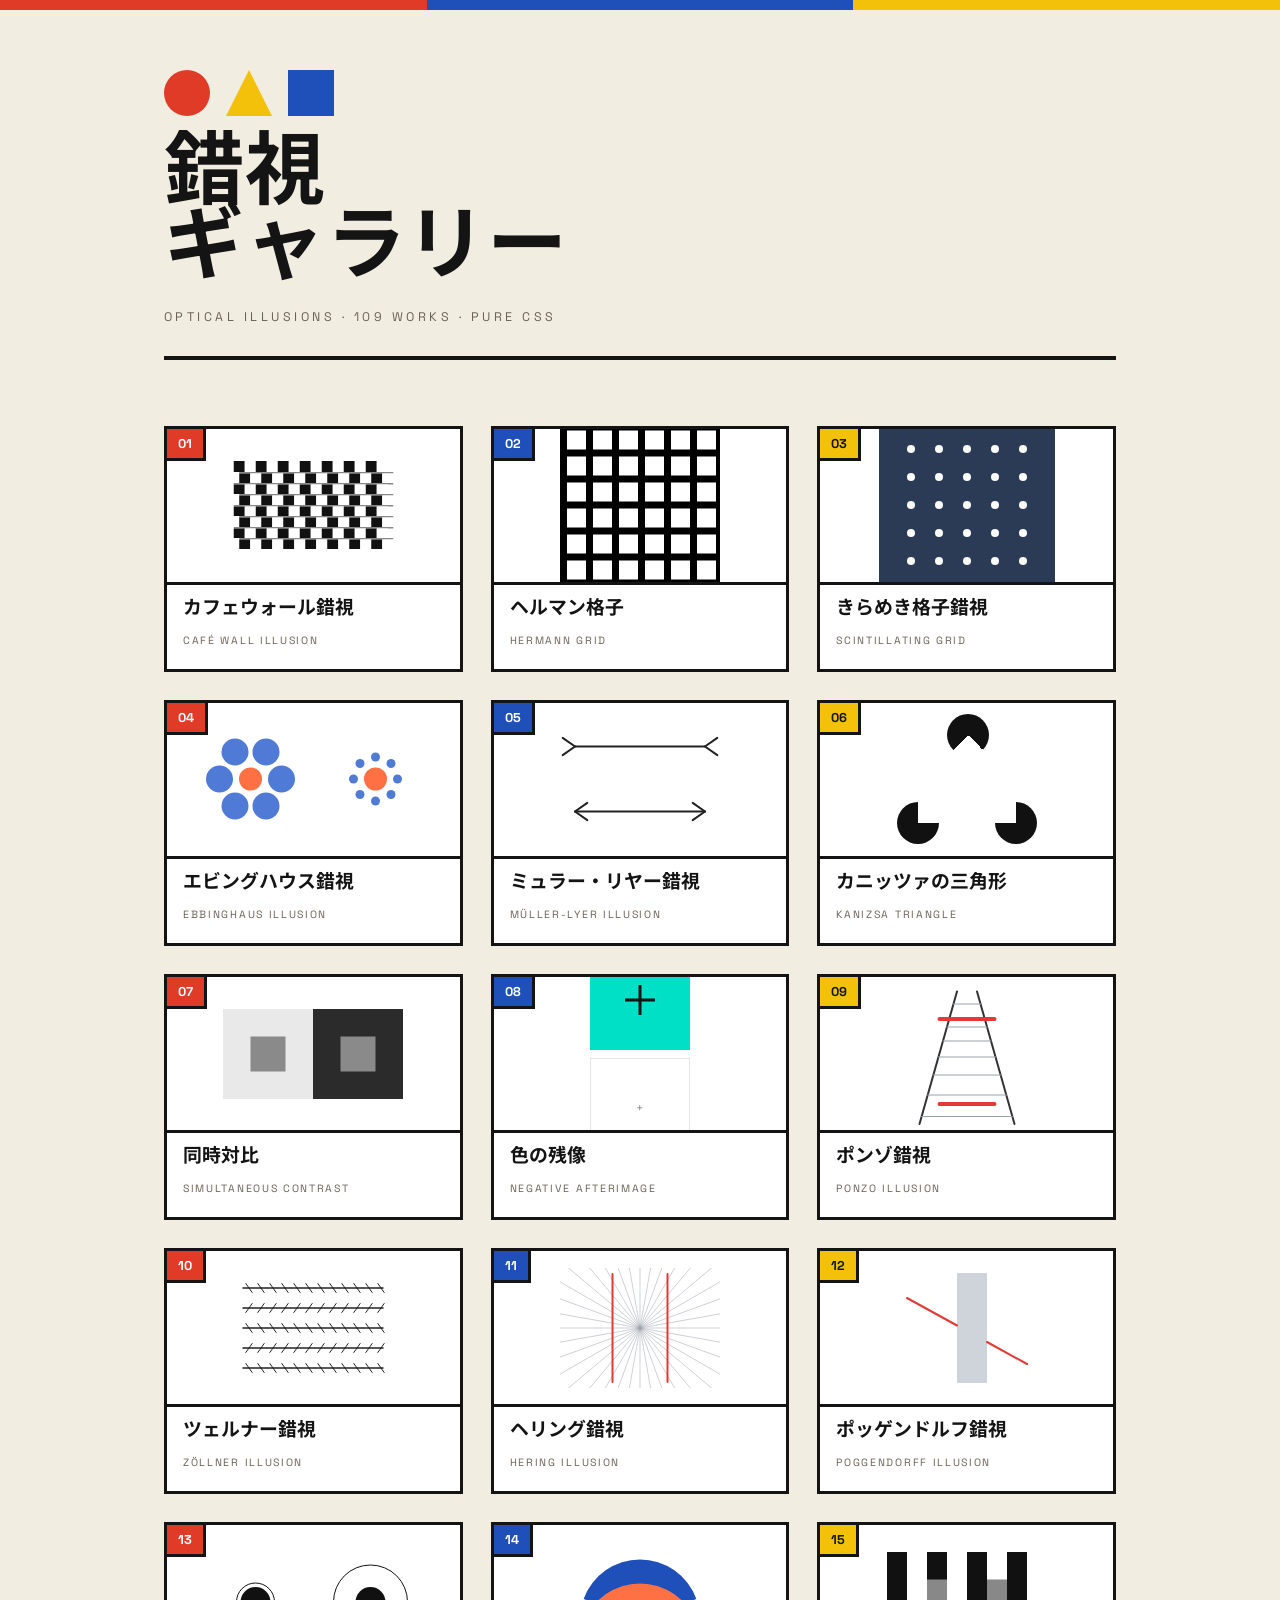
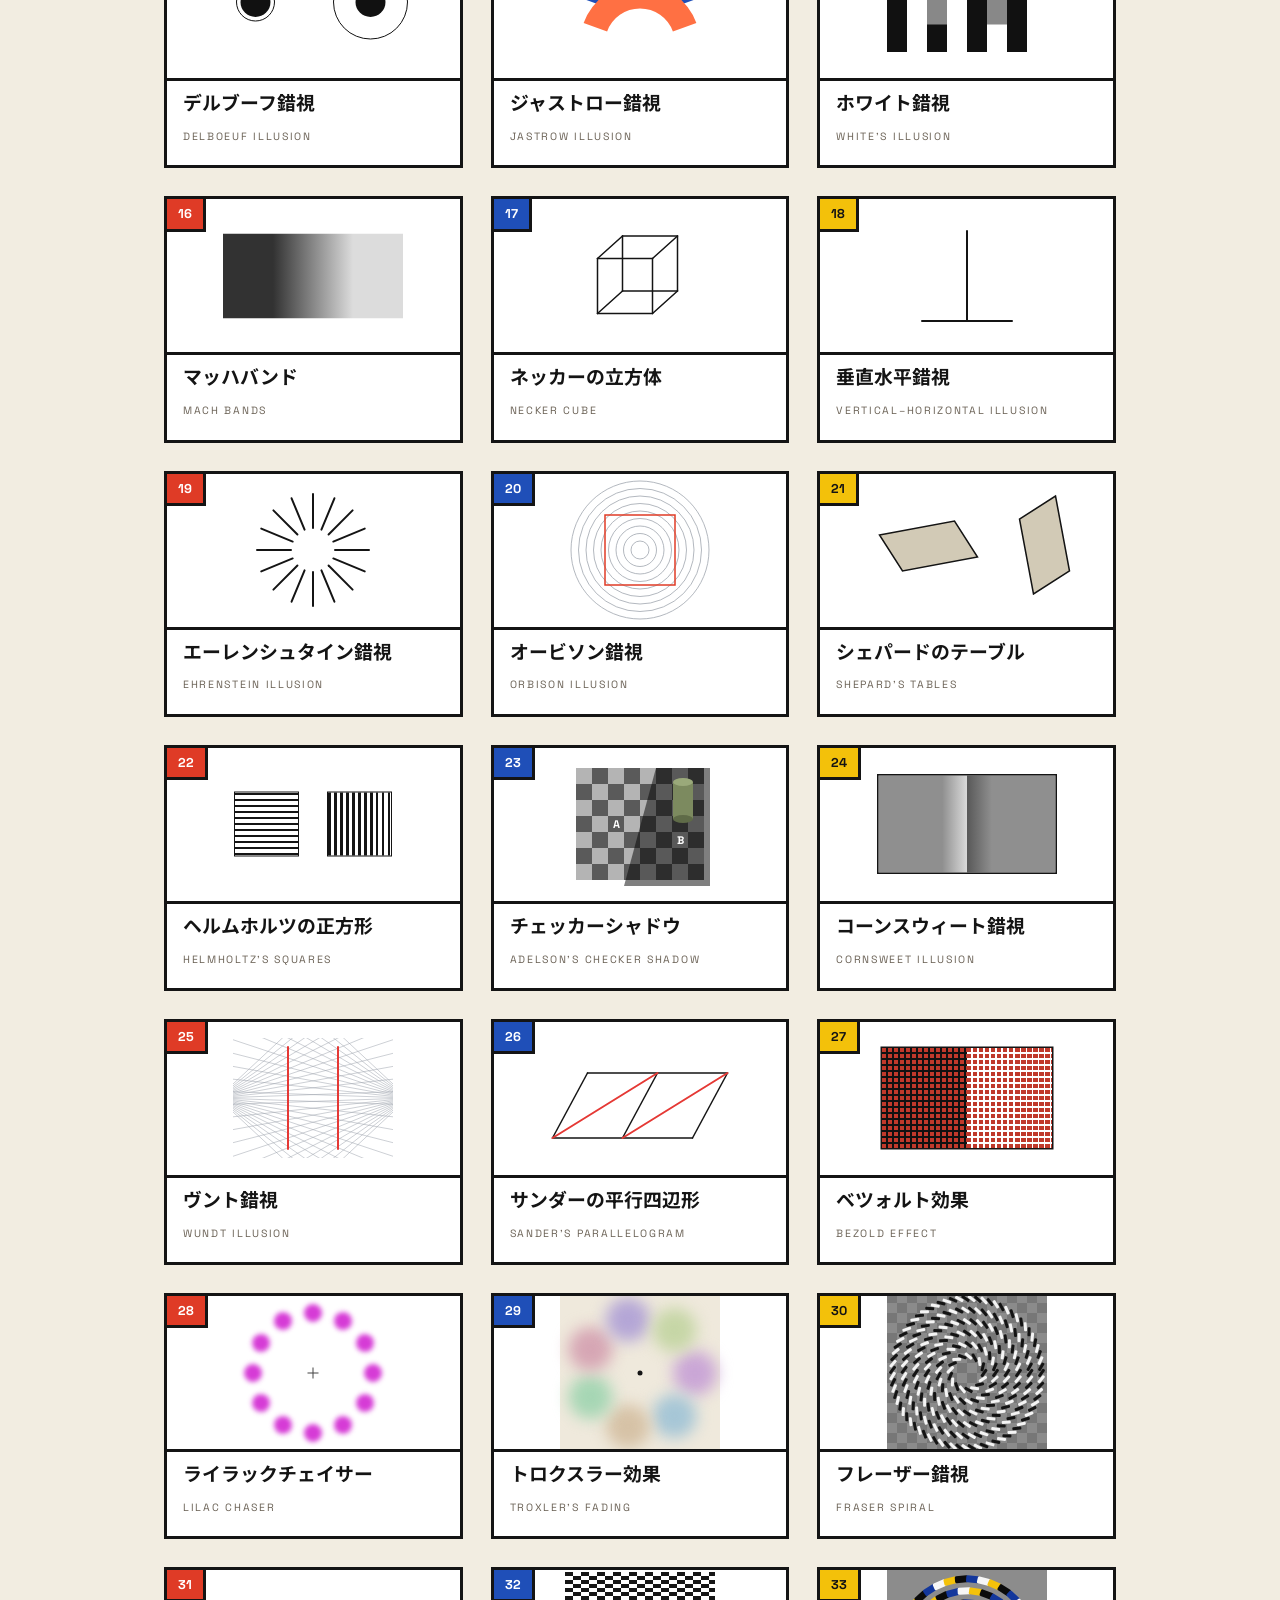
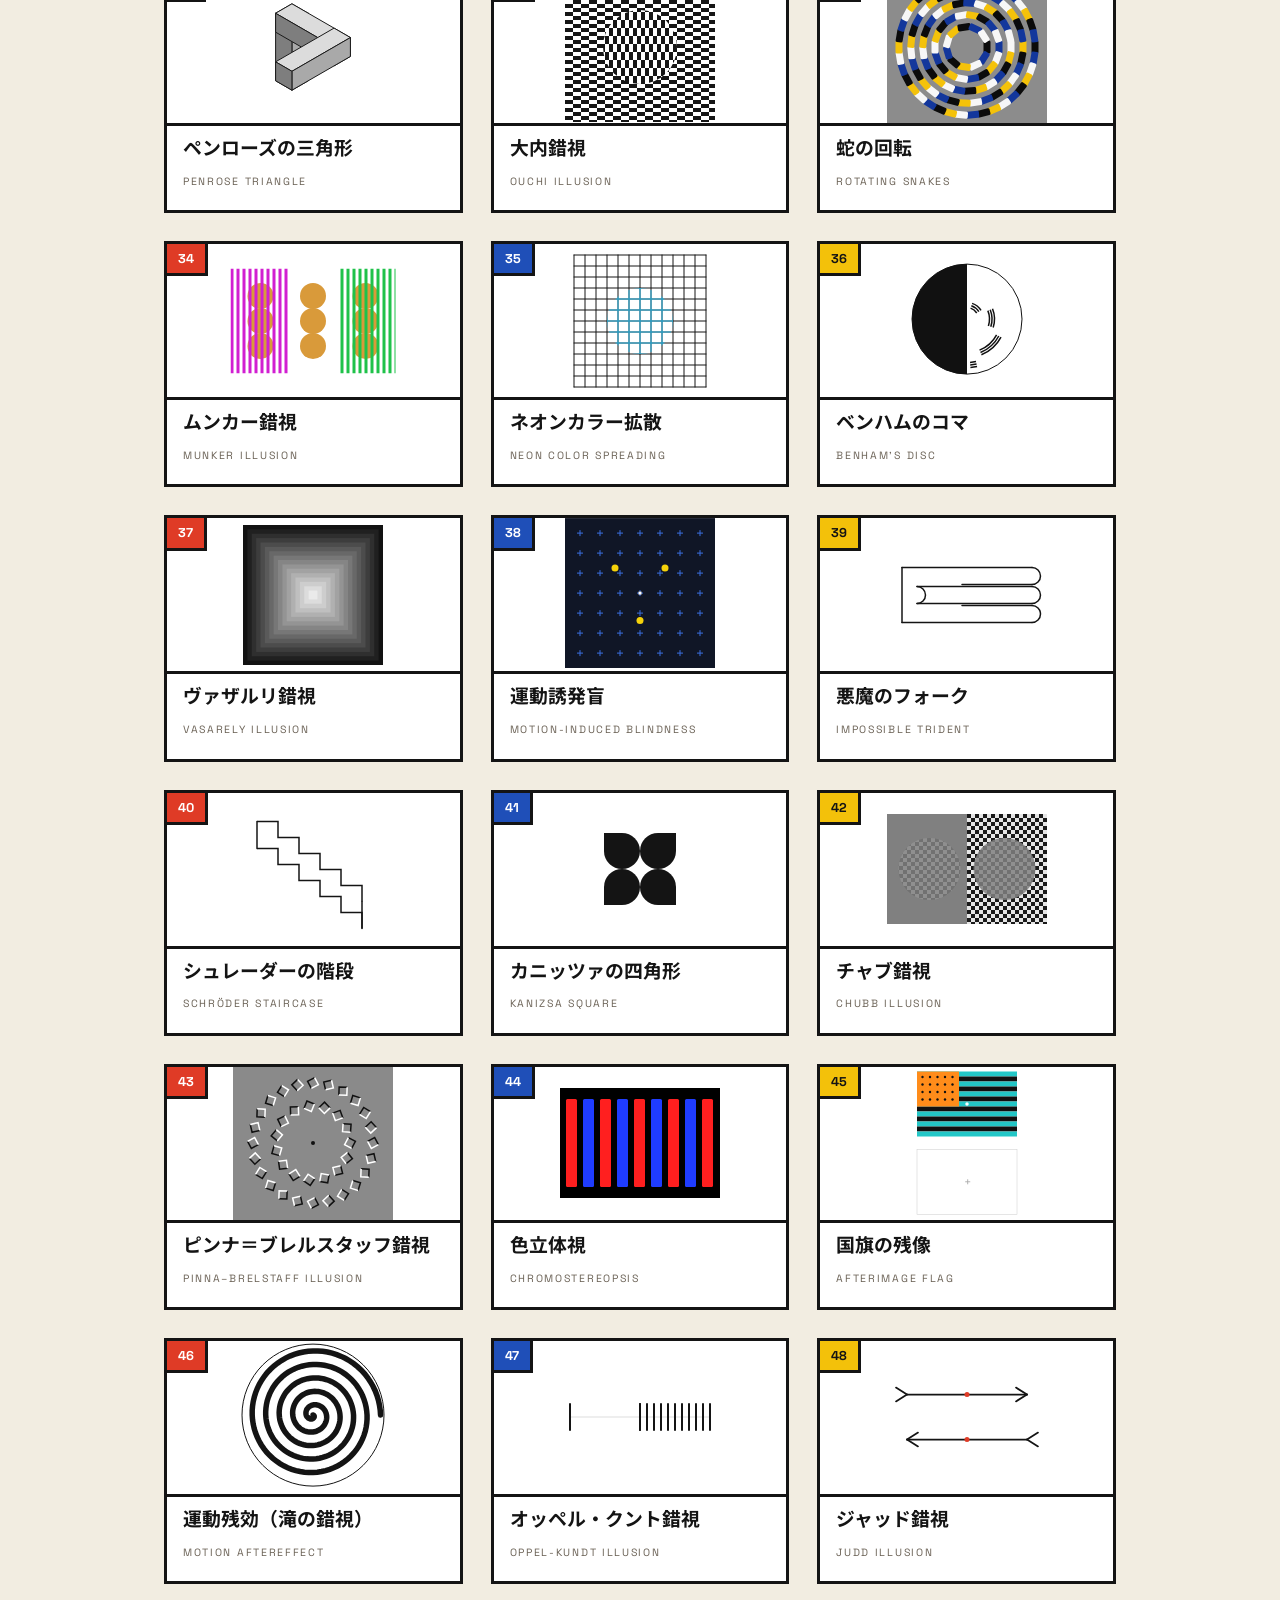
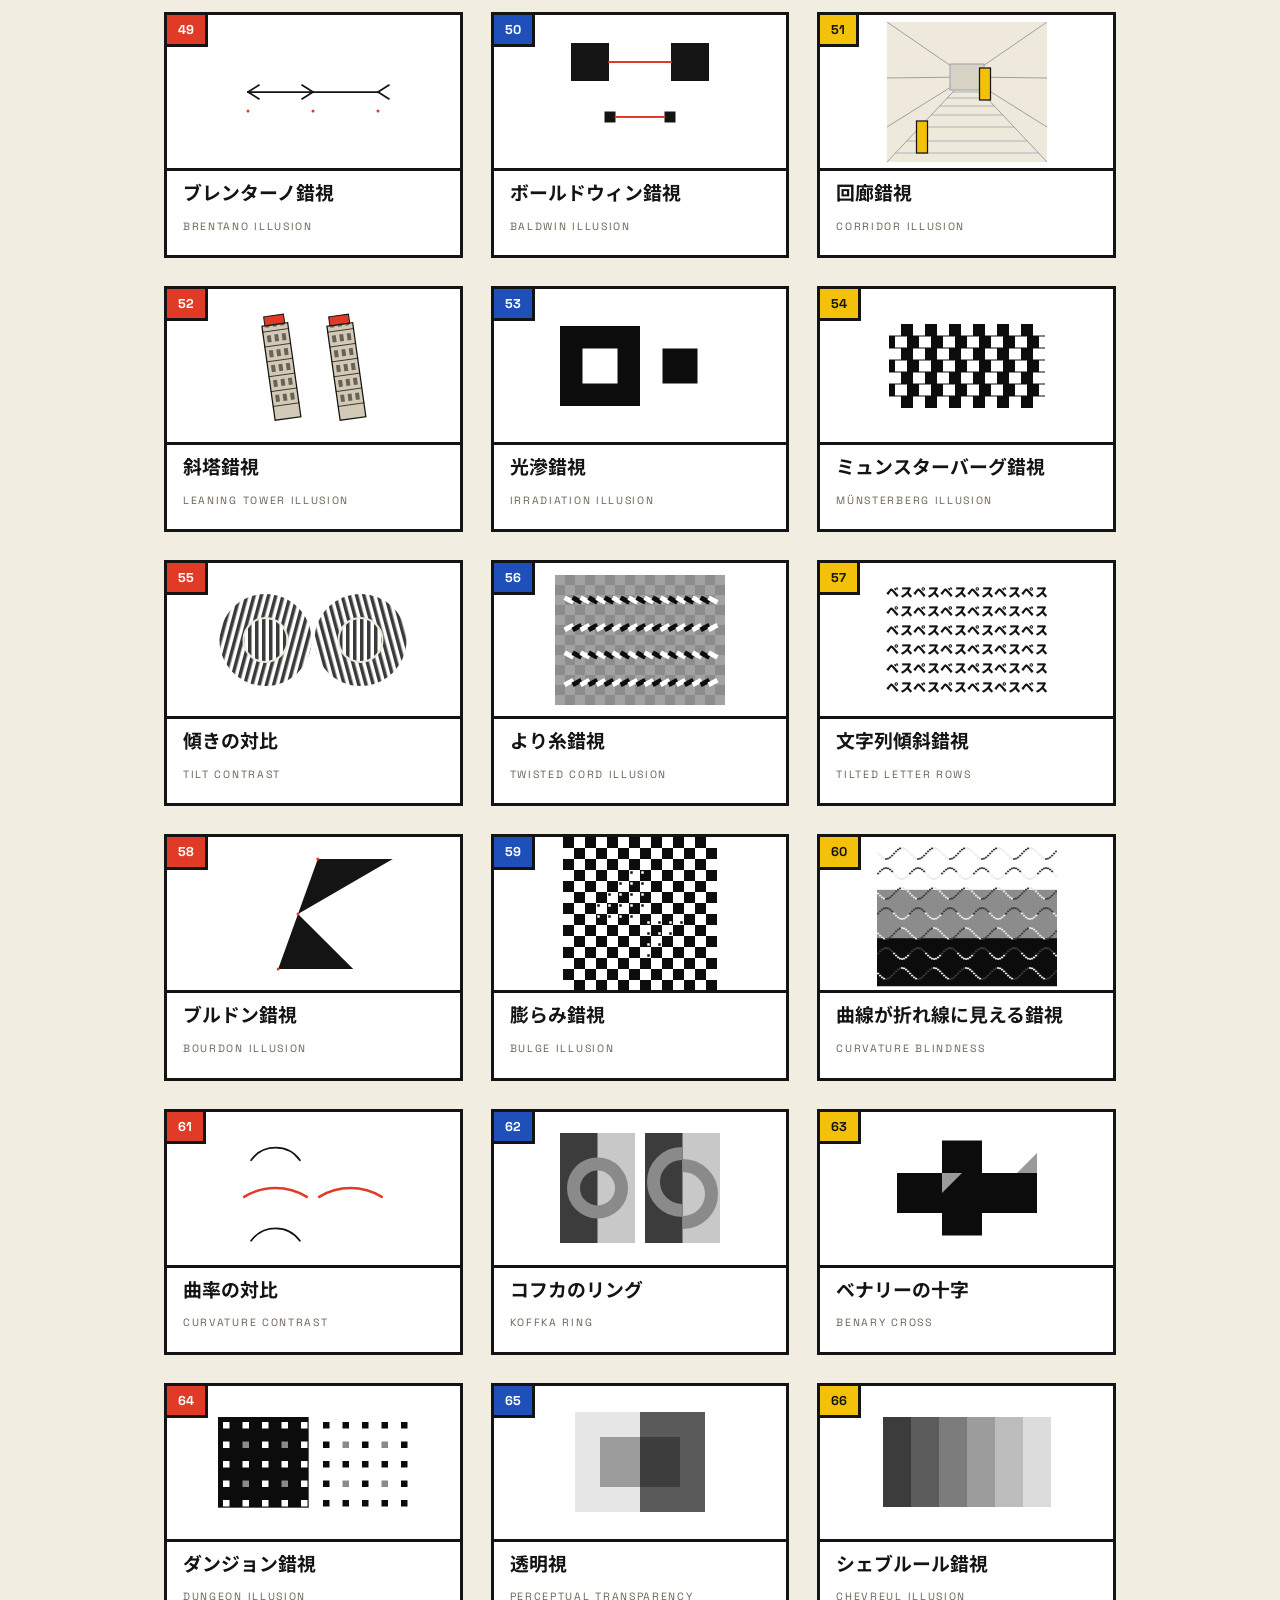
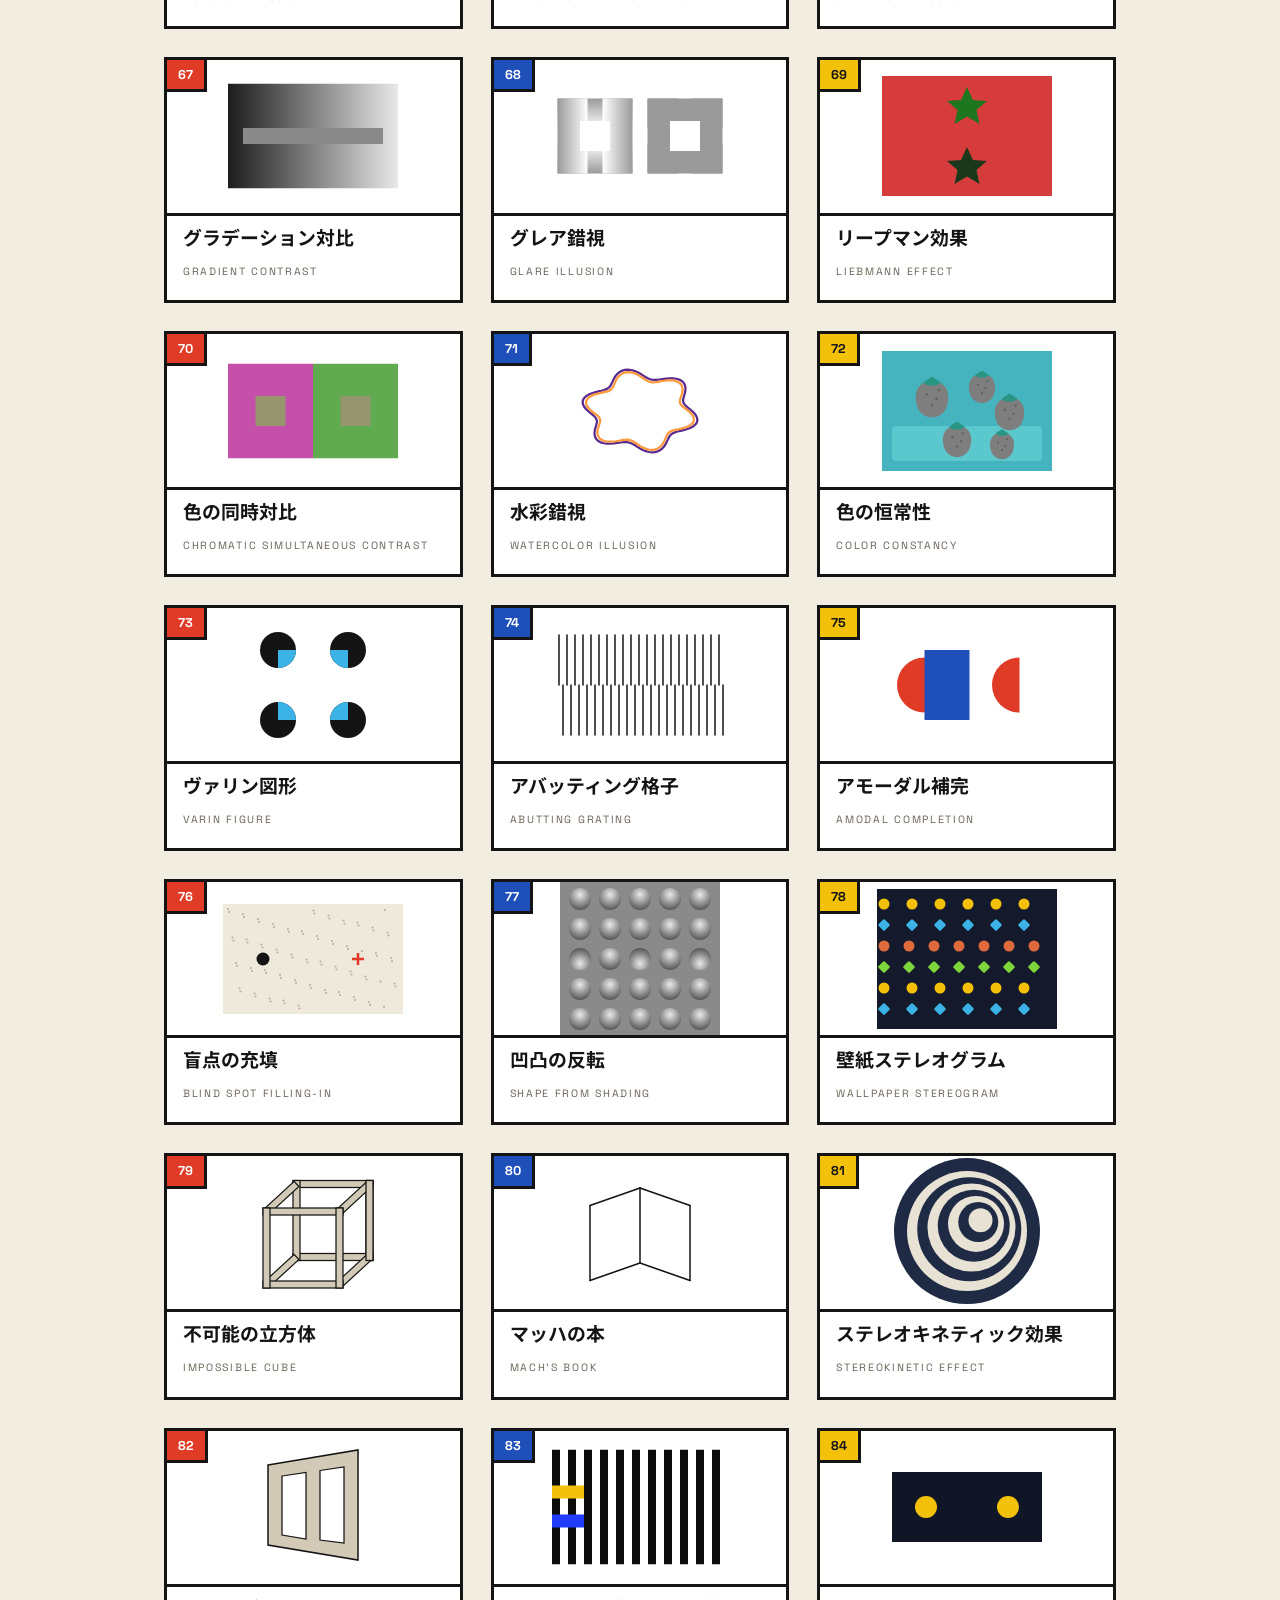
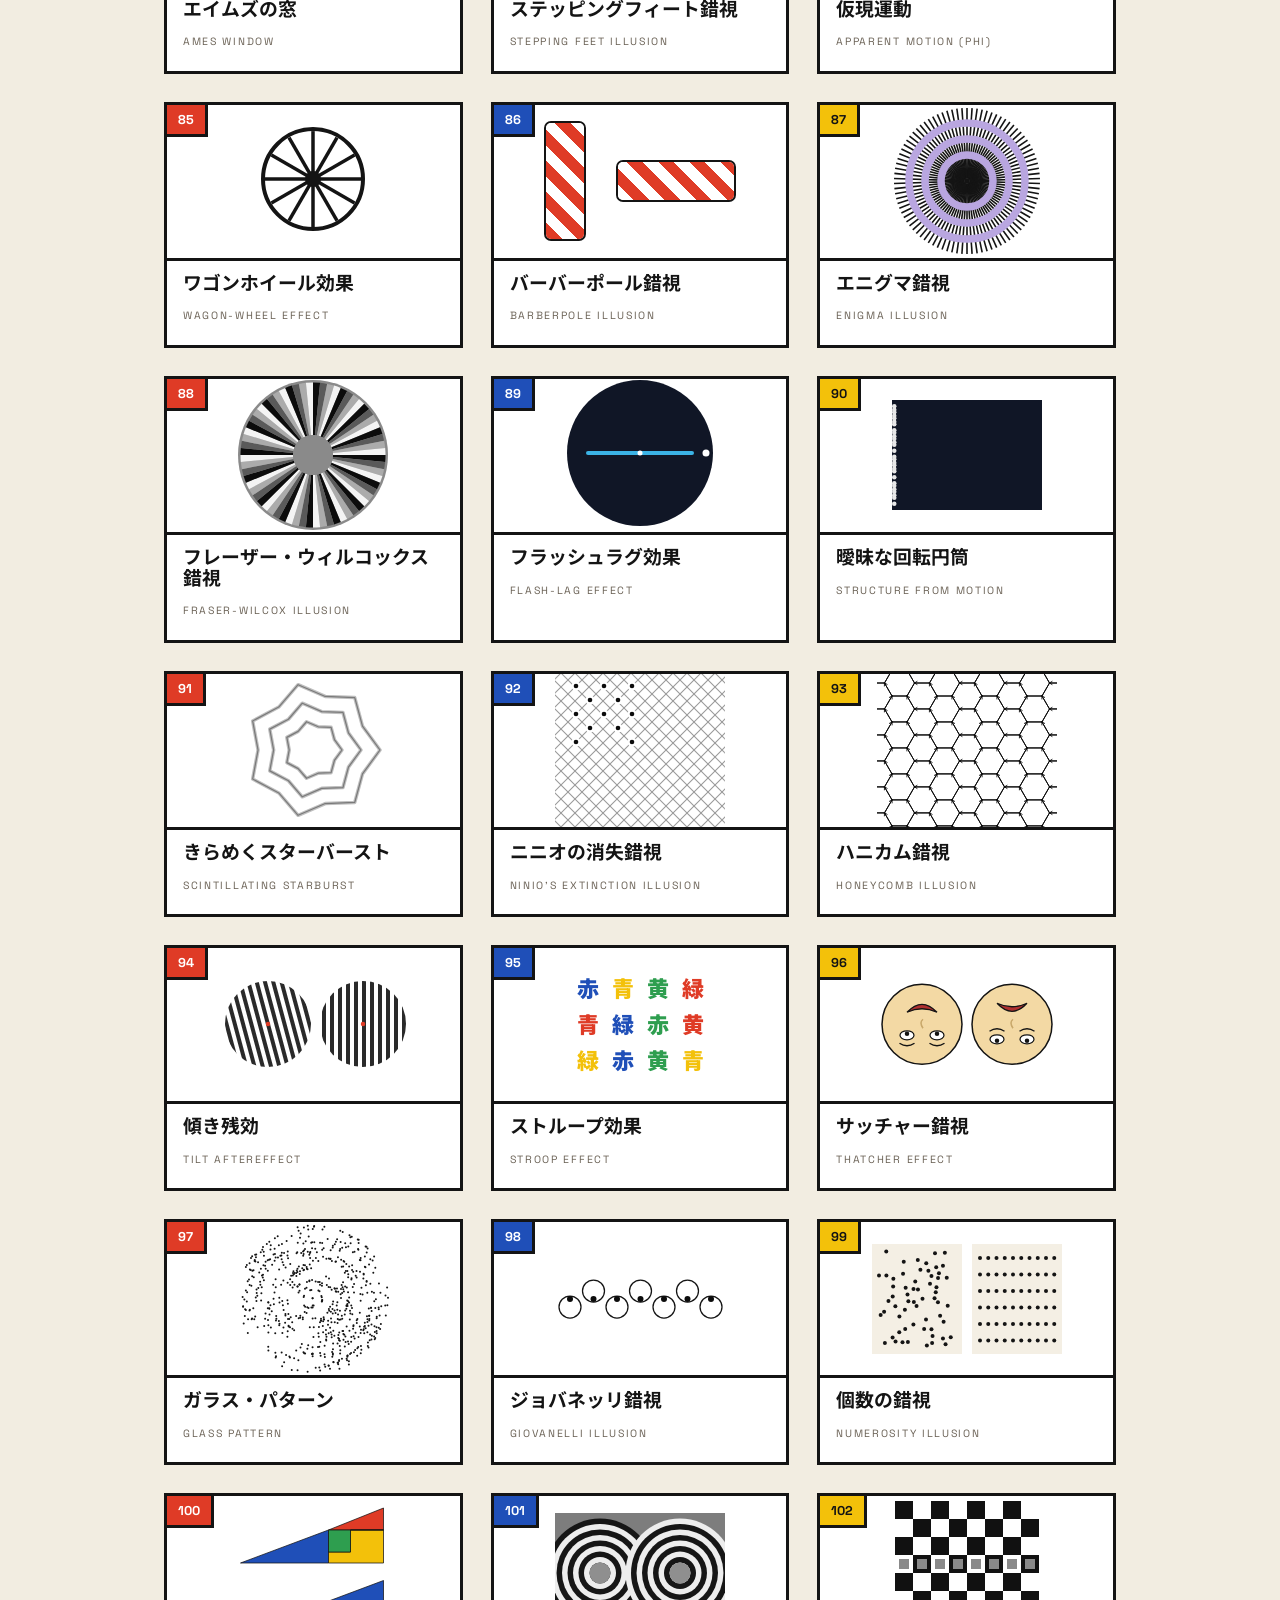
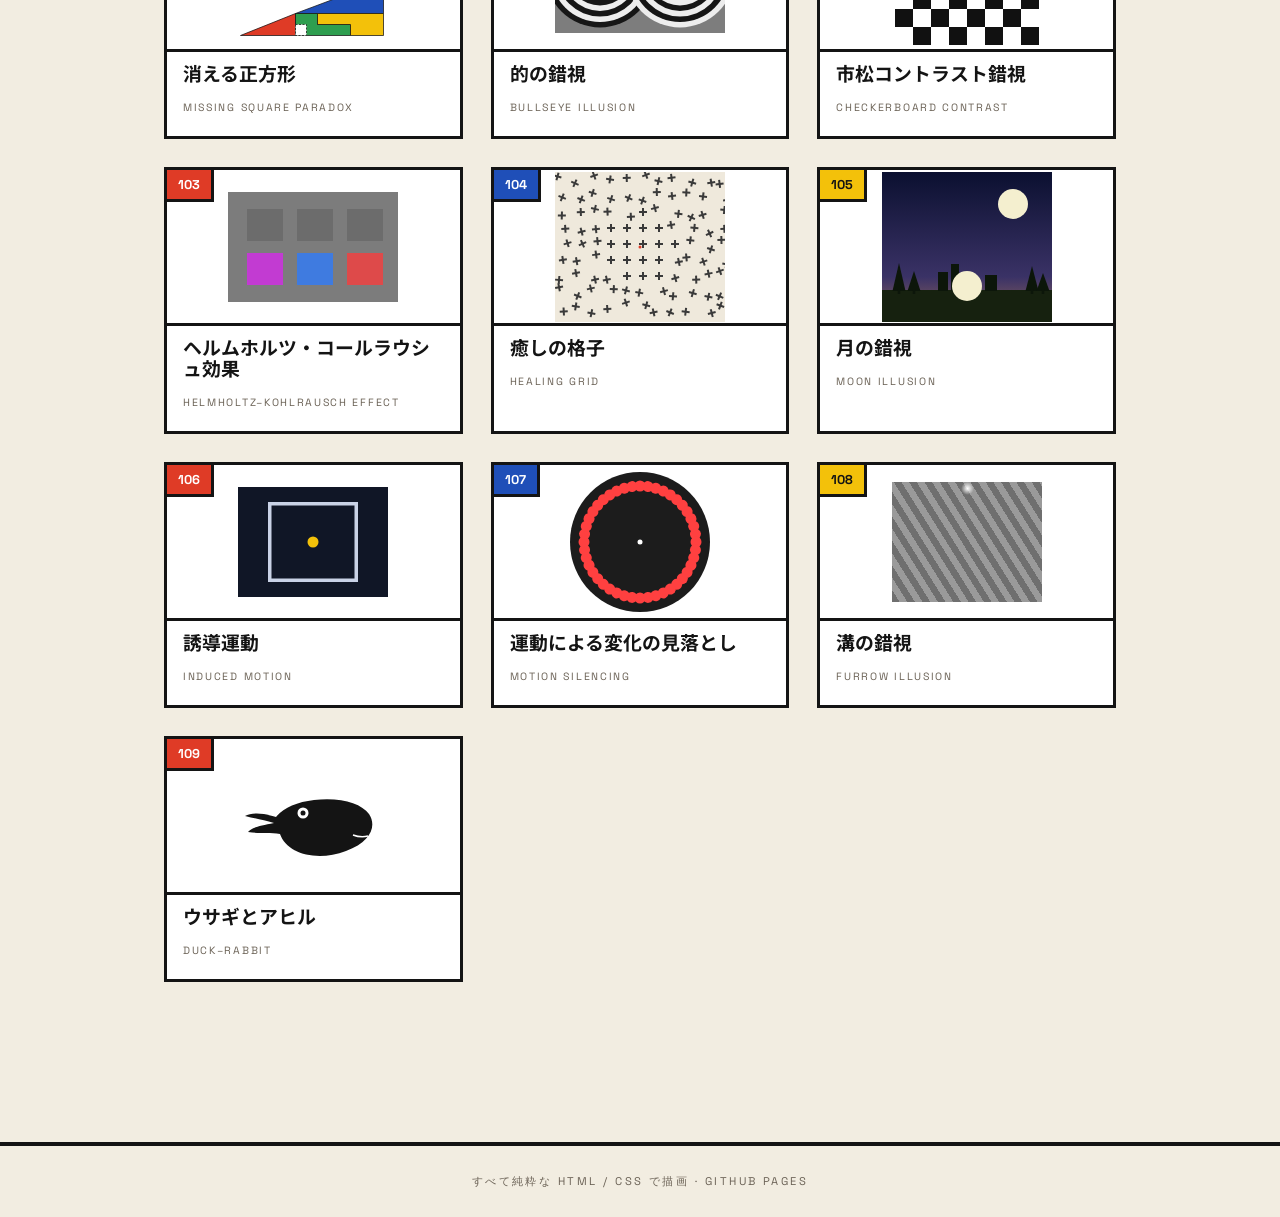
<file: index.html>
<!DOCTYPE html>
<html lang="ja">
<head>
  <meta charset="UTF-8" />
  <meta name="viewport" content="width=device-width, initial-scale=1.0" />
  <title>錯視ギャラリー</title>
  <meta name="description" content="1ページに1つの錯視を表示する、純粋なCSSで描いた錯視コレクション。" />
  <link rel="stylesheet" href="assets/style.css" />
</head>
<body>
  <header class="site">
    <div class="shapes" aria-hidden="true">
      <span class="s-circle"></span>
      <span class="s-tri"></span>
      <span class="s-square"></span>
    </div>
    <h1>錯視<br />ギャラリー</h1>
    <p class="lead" id="lead">Optical Illusions · Pure CSS</p>
  </header>

  <main class="wrap">
    <div class="grid" id="grid"></div>
  </main>

  <footer class="site">
    すべて純粋な HTML / CSS で描画 · GitHub Pages
  </footer>

  <script src="assets/illusions.js"></script>
  <script>
    // バウハウスの三原色を循環させる差し色（[背景色, 文字色]）
    const PAL = [
      ["var(--red)", "#fff"],
      ["var(--blue)", "#fff"],
      ["var(--yellow)", "#141414"],
    ];
    const grid = document.getElementById("grid");
    grid.innerHTML = window.ILLUSIONS.map((it, i) => {
      const [c, on] = PAL[i % PAL.length];
      const num = String(i + 1).padStart(2, "0");
      return `
        <a class="card" style="--c:${c};--on:${on}" href="illusion.html?id=${it.id}">
          <span class="num">${num}</span>
          <div class="thumb">${it.art()}</div>
          <div class="meta">
            <h3>${it.title}</h3>
            <span class="sub">${it.sub}</span>
          </div>
        </a>`;
    }).join("");

    document.getElementById("lead").textContent =
      `Optical Illusions · ${window.ILLUSIONS.length} Works · Pure CSS`;
  </script>
</body>
</html>
</file>
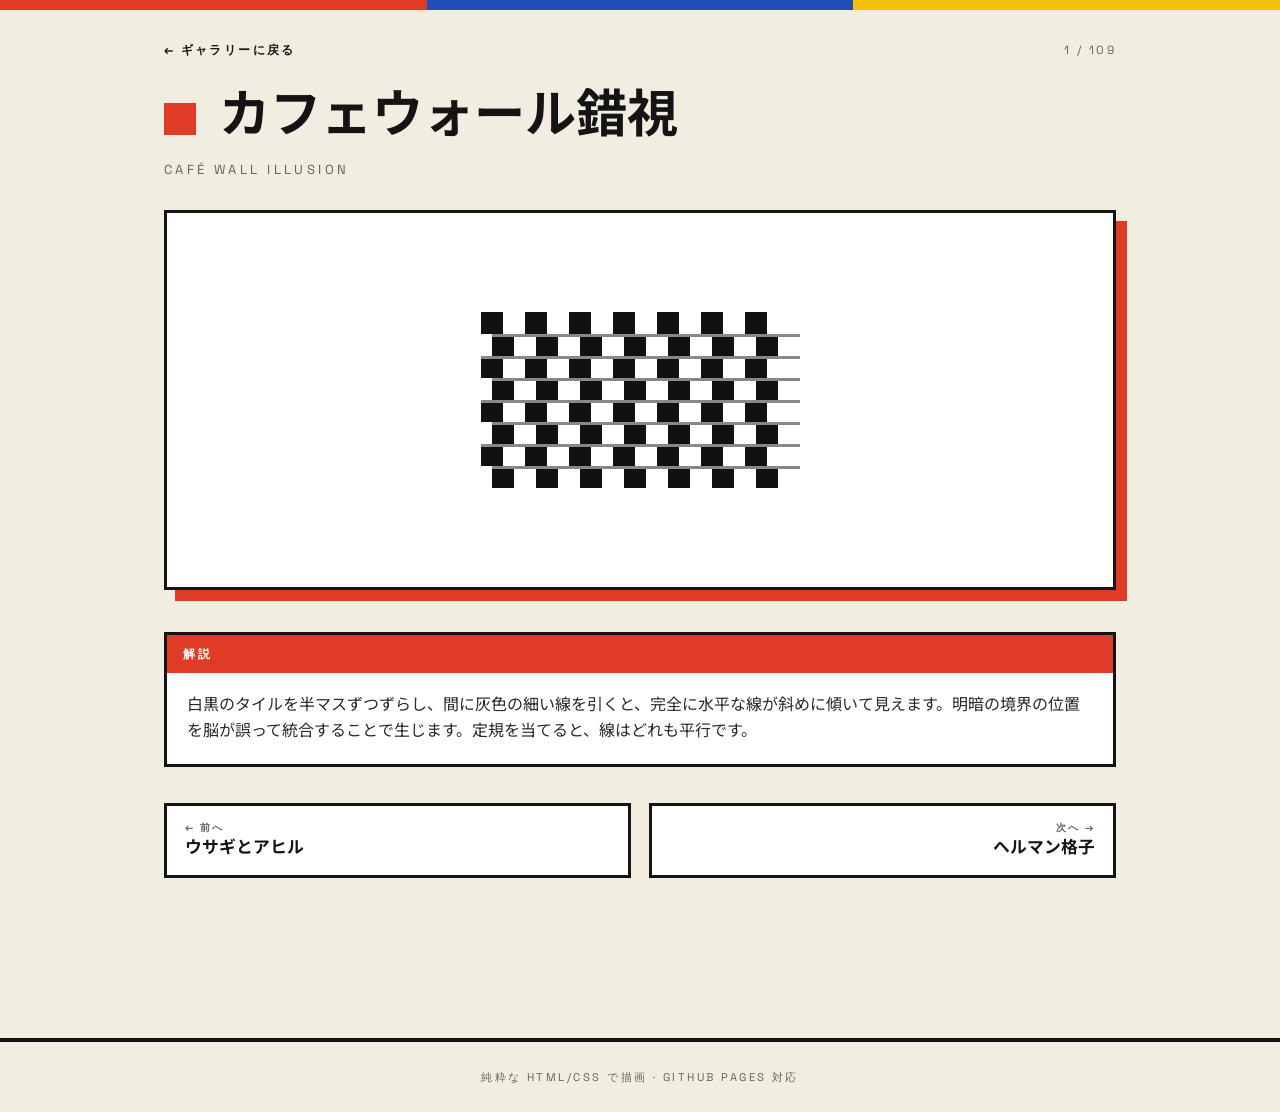
<file: illusion.html>
<!DOCTYPE html>
<html lang="ja">
<head>
  <meta charset="UTF-8" />
  <meta name="viewport" content="width=device-width, initial-scale=1.0" />
  <title>錯視</title>
  <link rel="stylesheet" href="assets/style.css" />
</head>
<body>
  <main class="wrap">
    <div class="nav-top">
      <a href="index.html">← ギャラリーに戻る</a>
      <span id="counter" class="small"></span>
    </div>

    <h1 class="illusion-title" id="title"></h1>
    <p class="illusion-sub" id="sub"></p>

    <div class="stage" id="stage"></div>

    <div class="explain">
      <h2>解説</h2>
      <p id="explain"></p>
    </div>

    <nav class="pager" id="pager"></nav>
  </main>

  <footer class="site">純粋な HTML/CSS で描画 · GitHub Pages 対応</footer>

  <script src="assets/illusions.js"></script>
  <script>
    const list = window.ILLUSIONS;
    const params = new URLSearchParams(location.search);
    const id = params.get("id") || list[0].id;
    let idx = list.findIndex((it) => it.id === id);
    if (idx < 0) idx = 0;
    const it = list[idx];

    // バウハウスの三原色を循環させる差し色
    const PAL = [
      ["var(--red)", "#fff"],
      ["var(--blue)", "#fff"],
      ["var(--yellow)", "#141414"],
    ];
    const [c, on] = PAL[idx % PAL.length];
    document.documentElement.style.setProperty("--c", c);
    document.documentElement.style.setProperty("--on", on);

    document.title = it.title + " — 錯視ギャラリー";
    document.getElementById("title").textContent = it.title;
    document.getElementById("sub").textContent = it.sub;
    document.getElementById("explain").textContent = it.explain;
    document.getElementById("stage").innerHTML = it.art();
    document.getElementById("counter").textContent = `${idx + 1} / ${list.length}`;

    const prev = list[(idx - 1 + list.length) % list.length];
    const next = list[(idx + 1) % list.length];
    document.getElementById("pager").innerHTML = `
      <a class="prev" href="illusion.html?id=${prev.id}">
        <span class="small">← 前へ</span>${prev.title}
      </a>
      <a class="next" href="illusion.html?id=${next.id}">
        <span class="small">次へ →</span>${next.title}
      </a>`;
  </script>
</body>
</html>
</file>
<file: assets/style.css>
/* =========================================================
   BAUHAUS THEME
   三原色 + 黒 / 幾何学形態 / ハードエッジ / 大胆な書体
   ========================================================= */
@import url('https://fonts.googleapis.com/css2?family=Josefin+Sans:wght@400;600;700&family=Space+Grotesk:wght@400;500;700&family=Noto+Sans+JP:wght@500;700;900&display=swap');

:root {
  --paper: #f2ede1;
  --ink: #141414;
  --red: #df3b26;
  --blue: #1f4fb8;
  --yellow: #f3c10a;
  --muted: #6b6256;
  /* ページごとの差し色（JS でインライン上書き）。既定は赤 */
  --c: var(--red);
  --on: #fff;
  --display: "Josefin Sans", "Noto Sans JP", sans-serif;
  --mono: "Space Grotesk", ui-monospace, monospace;
}

* { box-sizing: border-box; }

html, body {
  margin: 0;
  padding: 0;
  background: var(--paper);
  color: var(--ink);
  font-family: "Space Grotesk", "Noto Sans JP", sans-serif;
  line-height: 1.65;
  -webkit-font-smoothing: antialiased;
}
body { padding-top: 10px; }
/* 上端のバウハウス・カラーバンド */
body::before {
  content: "";
  position: fixed; top: 0; left: 0; right: 0; height: 10px; z-index: 100;
  background: linear-gradient(90deg,
    var(--red) 0 33.333%, var(--blue) 0 66.666%, var(--yellow) 0);
}

a { color: var(--ink); text-decoration: none; }

.wrap {
  max-width: 1000px;
  margin: 0 auto;
  padding: 0 24px 90px;
}

/* ---- ヘッダー（ギャラリー） ---- */
header.site {
  position: relative;
  max-width: 1000px;
  margin: 0 auto;
  padding: 60px 24px 30px;
}
header.site .shapes { display: flex; align-items: flex-end; gap: 16px; margin-bottom: 26px; }
.s-circle { width: 46px; height: 46px; border-radius: 50%; background: var(--red); }
.s-square { width: 46px; height: 46px; background: var(--blue); }
.s-tri {
  width: 0; height: 0;
  border-left: 23px solid transparent; border-right: 23px solid transparent;
  border-bottom: 46px solid var(--yellow);
}
header.site h1 {
  margin: 0;
  font-family: var(--display);
  font-weight: 700;
  font-size: clamp(2.6rem, 9vw, 5rem);
  line-height: .92;
  letter-spacing: .01em;
}
header.site .lead {
  margin: 18px 0 0;
  font-family: var(--mono);
  text-transform: uppercase;
  letter-spacing: .28em;
  font-size: .78rem;
  color: var(--muted);
}
header.site::after {
  content: ""; display: block; height: 4px; background: var(--ink); margin-top: 28px;
}

/* ---- ギャラリーのグリッド ---- */
.grid {
  display: grid;
  grid-template-columns: repeat(auto-fill, minmax(250px, 1fr));
  gap: 28px;
  padding-top: 36px;
}
.card {
  display: block;
  position: relative;
  background: #fff;
  border: 3px solid var(--ink);
  color: var(--ink);
  transition: transform .14s ease, box-shadow .14s ease;
}
.card:hover {
  transform: translate(-5px, -5px);
  box-shadow: 9px 9px 0 var(--c);
}
.card .num {
  position: absolute; top: 0; left: 0; z-index: 2;
  background: var(--c); color: var(--on);
  font-family: var(--mono); font-weight: 700; font-size: .8rem;
  padding: 4px 11px;
  border-right: 3px solid var(--ink); border-bottom: 3px solid var(--ink);
}
.card .thumb {
  height: 156px;
  overflow: hidden;
  display: flex;
  align-items: center;
  justify-content: center;
  background: #fff;
  border-bottom: 3px solid var(--ink);
}
.card .thumb > * { transform: scale(.5); flex: none; }
.card .meta { padding: 15px 16px 17px; }
.card h3 {
  margin: 0 0 5px;
  font-family: var(--display); font-weight: 700; font-size: 1.18rem; line-height: 1.1;
}
.card .sub {
  font-family: var(--mono); text-transform: uppercase; letter-spacing: .16em;
  font-size: .66rem; color: var(--muted);
}

/* ---- 個別ページ ---- */
.nav-top {
  display: flex;
  justify-content: space-between;
  align-items: center;
  padding: 30px 0 34px;
  font-family: var(--mono);
  text-transform: uppercase;
  letter-spacing: .2em;
  font-size: .74rem;
}
.nav-top a { font-weight: 700; }
.nav-top a:hover { color: var(--c); }
.nav-top #counter { color: var(--muted); }

.illusion-title {
  margin: 0;
  display: flex; align-items: center; gap: .45em;
  font-family: var(--display); font-weight: 700;
  font-size: clamp(2rem, 6vw, 3.2rem); line-height: 1;
}
.illusion-title::before {
  content: ""; flex: none; width: .62em; height: .62em; background: var(--c);
}
.illusion-sub {
  margin: 14px 0 30px;
  font-family: var(--mono); text-transform: uppercase; letter-spacing: .26em;
  font-size: .82rem; color: var(--muted);
}

.stage {
  background: #fff;
  border: 3px solid var(--ink);
  box-shadow: 11px 11px 0 var(--c);
  padding: 36px;
  display: flex;
  align-items: center;
  justify-content: center;
  min-height: 380px;
  overflow: hidden;
}

.explain {
  margin-top: 42px;
  border: 3px solid var(--ink);
  background: #fff;
}
.explain h2 {
  margin: 0;
  background: var(--c); color: var(--on);
  font-family: var(--mono); text-transform: uppercase; letter-spacing: .22em;
  font-size: .74rem; font-weight: 700;
  padding: 9px 16px;
}
.explain p { margin: 0; padding: 19px 20px; color: #2a2a2a; }

.pager {
  display: grid;
  grid-template-columns: 1fr 1fr;
  gap: 18px;
  margin-top: 36px;
}
.pager a {
  background: #fff;
  border: 3px solid var(--ink);
  padding: 16px 18px;
  font-family: var(--display); font-weight: 700; font-size: 1.05rem; line-height: 1.15;
  transition: transform .12s ease, box-shadow .12s ease;
}
.pager a:hover { transform: translate(-4px, -4px); box-shadow: 7px 7px 0 var(--c); }
.pager a.next { text-align: right; }
.pager span.small {
  display: block; margin-bottom: 6px;
  font-family: var(--mono); text-transform: uppercase; letter-spacing: .2em;
  font-size: .64rem; color: var(--muted);
}

footer.site {
  border-top: 4px solid var(--ink);
  margin-top: 70px;
  text-align: center;
  padding: 26px 20px;
  font-family: var(--mono); text-transform: uppercase; letter-spacing: .22em;
  font-size: .7rem; color: var(--muted);
}

/* =========================================================
   ILLUSION ARTWORK (pure CSS)
   ========================================================= */

/* Café wall */
.cafe-wall { --t: 22px; }
.cafe-wall .row {
  display: flex;
  height: var(--t);
}
.cafe-wall .row + .row { border-top: 3px solid #888; }
.cafe-wall .cell { width: var(--t); height: 100%; }
.cafe-wall .cell.b { background: #111; }
.cafe-wall .cell.w { background: #fff; }
.cafe-wall .row.shift { margin-left: calc(var(--t) / 2); }

/* Hermann grid */
.hermann {
  display: grid;
  grid-template-columns: repeat(6, 1fr);
  gap: 14px;
  background: #000;
  padding: 14px;
  width: 320px;
}
.hermann div { width: 38px; height: 38px; background: #fff; }

/* Ebbinghaus */
.ebbinghaus { display: flex; gap: 90px; align-items: center; }
.ebbinghaus .group { position: relative; width: 160px; height: 160px; }
.ebbinghaus .center {
  position: absolute; top: 50%; left: 50%;
  width: 46px; height: 46px; margin: -23px;
  background: #ff7043; border-radius: 50%;
}
.ebbinghaus .sat { position: absolute; border-radius: 50%; background: #4f7bd6; }
.ebbinghaus .big .sat { width: 54px; height: 54px; }
.ebbinghaus .small .sat { width: 18px; height: 18px; }

/* Müller-Lyer */
.muller { display: flex; flex-direction: column; gap: 70px; }
.muller .line { position: relative; width: 260px; height: 4px; background: #222; }
/* 4本のフィン（端ごとに上下1本ずつ） */
.muller .fin {
  position: absolute; width: 40px; height: 4px; background: #222; top: 0;
}
.muller .l-top { left: 0; transform-origin: left center; }
.muller .l-bot { left: 0; transform-origin: left center; }
.muller .r-top { right: 0; transform-origin: right center; }
.muller .r-bot { right: 0; transform-origin: right center; }
/* 外向き（>——<）→ 短く見える */
.muller .out .l-top { transform: rotate(-35deg); }
.muller .out .l-bot { transform: rotate(35deg); }
.muller .out .r-top { transform: rotate(35deg); }
.muller .out .r-bot { transform: rotate(-35deg); }
/* 内向き（<——>）→ 長く見える */
.muller .in .l-top { transform: rotate(35deg); }
.muller .in .l-bot { transform: rotate(-35deg); }
.muller .in .r-top { transform: rotate(-35deg); }
.muller .in .r-bot { transform: rotate(35deg); }

/* Kanizsa triangle — パックマンは conic-gradient で表現 */
.kanizsa { position: relative; width: 280px; height: 260px; }
.kanizsa .pac {
  position: absolute; width: 84px; height: 84px; border-radius: 50%;
}
/* 上の円：口は下（中心）向き */
.kanizsa .p1 { top: 0; left: 100px;
  background: conic-gradient(from 225deg, #111 0 270deg, transparent 270deg 360deg); }
/* 左下の円：口は右上向き */
.kanizsa .p2 { bottom: 0; left: 0;
  background: conic-gradient(from 90deg, #111 0 270deg, transparent 270deg 360deg); }
/* 右下の円：口は左上向き */
.kanizsa .p3 { bottom: 0; right: 0;
  background: conic-gradient(from 0deg, #111 0 270deg, transparent 270deg 360deg); }

/* Simultaneous contrast */
.contrast { display: flex; width: 360px; height: 180px; }
.contrast .half { flex: 1; display: flex; align-items: center; justify-content: center; }
.contrast .light { background: #e9e9e9; }
.contrast .dark { background: #2b2b2b; }
.contrast .chip { width: 70px; height: 70px; background: #8a8a8a; }

/* Scintillating grid */
.scint {
  display: grid;
  grid-template-columns: repeat(6, 40px);
  grid-template-rows: repeat(6, 40px);
  gap: 16px;
  background: #2b3a55;
  padding: 16px;
  position: relative;
}
.scint .bar-h, .scint .bar-v { background: #2b3a55; }
.scint .dot {
  position: absolute; width: 16px; height: 16px; border-radius: 50%;
  background: #fff; transform: translate(-50%, -50%);
}

/* Color afterimage */
.afterimage { text-align: center; }
.afterimage .target {
  width: 200px; height: 200px; margin: 0 auto;
  background: #00e0c6; position: relative;
}
.afterimage .target::after {
  content: ""; position: absolute; top: 50%; left: 50%;
  width: 6px; height: 60px; background: #111; transform: translate(-50%, -50%);
}
.afterimage .target::before {
  content: ""; position: absolute; top: 50%; left: 50%;
  width: 60px; height: 6px; background: #111; transform: translate(-50%, -50%);
}
.afterimage .blank { width: 200px; height: 200px; margin: 16px auto 0; background: #fff; border: 1px solid #ccc; position: relative; }
.afterimage .blank::after { content: "+"; position: absolute; top: 50%; left: 50%; transform: translate(-50%,-50%); color:#888; font-size: 24px;}

/* Delboeuf */
.delboeuf { display: flex; gap: 70px; align-items: center; }
.delboeuf .grp { position: relative; width: 160px; height: 160px; display: flex; align-items: center; justify-content: center; }
.delboeuf .dot { width: 60px; height: 60px; border-radius: 50%; background: #111; }
.delboeuf .ring { position: absolute; top: 50%; left: 50%; transform: translate(-50%, -50%); border: 2px solid #111; border-radius: 50%; }
.delboeuf .near { width: 78px; height: 78px; }
.delboeuf .far { width: 150px; height: 150px; }

/* White's illusion */
.white-ill { position: relative; width: 320px; height: 200px; }
.white-ill .stripes { display: flex; width: 100%; height: 100%; }
.white-ill .col { flex: 1; }
.white-ill .col.k { background: #111; }
.white-ill .col.w { background: #fff; }
.white-ill .patch { position: absolute; width: 40px; height: 90px; top: 55px; background: #888; }
.white-ill .on-black { left: 80px; }   /* 黒い縞の上（左右は白）→ 明るく見える */
.white-ill .on-white { left: 200px; }  /* 白い縞の上（左右は黒）→ 暗く見える */

/* Mach bands */
.mach { display: flex; width: 360px; height: 150px; }
.mach > div { flex: 1; }

/* Helmholtz squares */
.helmholtz { display: flex; gap: 56px; align-items: center; }
.helmholtz .sq { width: 130px; height: 130px; border: 2px solid #141414; }
.helmholtz .horiz { background: repeating-linear-gradient(0deg, #141414 0 5px, #fff 5px 12px); }
.helmholtz .vert { background: repeating-linear-gradient(90deg, #141414 0 5px, #fff 5px 12px); }

/* Cornsweet illusion */
.cornsweet {
  width: 360px; height: 200px; border: 3px solid var(--ink);
  background: linear-gradient(90deg,
    #8f8f8f 0%, #8f8f8f 36%,
    #d8d8d8 49.6%, #d8d8d8 50%,
    #5a5a5a 50%, #5a5a5a 50.4%,
    #8f8f8f 64%, #8f8f8f 100%);
}

/* Bezold effect */
.bezold { display: flex; border: 3px solid var(--ink); }
.bezold .pane { width: 170px; height: 200px; }
.bezold .black {
  background:
    repeating-linear-gradient(90deg, transparent 0 9px, #111 9px 12px),
    repeating-linear-gradient(0deg, transparent 0 9px, #111 9px 12px),
    #c0392b;
}
.bezold .white {
  background:
    repeating-linear-gradient(90deg, transparent 0 9px, #fff 9px 12px),
    repeating-linear-gradient(0deg, transparent 0 9px, #fff 9px 12px),
    #c0392b;
}

/* Lilac chaser */
.lilac { position: relative; width: 300px; height: 300px; }
.lilac .d {
  position: absolute; top: 50%; left: 50%;
  width: 36px; height: 36px; margin: -18px; border-radius: 50%;
  background: #d63bd6; filter: blur(5px);
  animation: lilacFade 1.2s linear infinite;
}
@keyframes lilacFade { 0%, 8% { opacity: 0; } 9%, 100% { opacity: 1; } }
.lilac .cross { position: absolute; top: 50%; left: 50%; width: 0; height: 0; }
.lilac .cross::before {
  content: ""; position: absolute; width: 2px; height: 22px;
  background: #444; left: -1px; top: -11px;
}
.lilac .cross::after {
  content: ""; position: absolute; height: 2px; width: 22px;
  background: #444; top: -1px; left: -11px;
}

/* Troxler's fading */
.troxler { position: relative; width: 320px; height: 320px; background: #efe9dc; }
.troxler .blob {
  position: absolute; width: 88px; height: 88px; margin: -44px;
  border-radius: 50%; filter: blur(15px);
}
.troxler .fix {
  position: absolute; top: 50%; left: 50%;
  width: 10px; height: 10px; margin: -5px; border-radius: 50%; background: #141414;
}

/* 回転アニメーション（ベンハムのコマ / 運動誘発盲） */
@keyframes spin { to { transform: rotate(360deg); } }
.benham svg { transform-origin: 50% 50%; animation: spin .34s linear infinite; }
.mib .mib-spin { transform-box: view-box; transform-origin: 150px 150px; animation: spin 9s linear infinite; }
.spiral-ame svg { transform-origin: 50% 50%; animation: spin 7s linear infinite; }
.stereokin svg { transform-origin: 50% 50%; animation: spin 4.5s linear infinite; }

/* Stepping feet */
.stepfeet { position: relative; width: 352px; height: 230px; overflow: hidden; }
.stepfeet .bg { position: absolute; inset: 0; display: flex; }
.stepfeet .bg div { flex: 1; }
.stepfeet .bg .k { background: #0c0c0c; }
.stepfeet .bg .w { background: #fff; }
.stepfeet .bar {
  position: absolute; left: 0; width: 64px; height: 26px;
  animation: stepMove 2.2s linear infinite alternate;
}
.stepfeet .yellow { top: 72px; background: #f3c10a; }
.stepfeet .blue { top: 130px; background: #1f3cff; }
@keyframes stepMove { from { transform: translateX(0); } to { transform: translateX(288px); } }

/* 仮現運動（ファイ現象） */
.phi { position: relative; width: 300px; height: 140px; background: #101626; }
.phi span {
  position: absolute; top: 50%; width: 44px; height: 44px; margin-top: -22px;
  border-radius: 50%; background: #f3c10a;
  animation: phiBlink .7s steps(1) infinite;
}
.phi .a { left: 46px; }
.phi .b { right: 46px; animation-delay: .35s; }
@keyframes phiBlink { 0% { opacity: 1; } 50% { opacity: 0; } 100% { opacity: 1; } }

/* ワゴンホイール（コマ送り回転：1コマ=36° > スポーク間隔30° → 逆回転に見える） */
.wagon svg { animation: spin 1.44s steps(12) infinite; transform-origin: 50% 50%; }

/* バーバーポール */
.barber { display: flex; gap: 60px; align-items: center; }
.barber .win { position: relative; overflow: hidden; border: 4px solid #141414; border-radius: 14px; }
.barber .win.v { width: 84px; height: 240px; }
.barber .win.h { width: 240px; height: 84px; }
.barber .stripes {
  position: absolute; top: -120px; left: -120px; width: 600px; height: 480px;
  background: repeating-linear-gradient(45deg, #df3b26 0 22px, #fff 22px 44px);
  animation: barberSlide 1.6s linear infinite;
}
@keyframes barberSlide { to { transform: translateX(-62.2px); } }

/* フラッシュラグ */
.flashlag .fl-bar { transform-box: view-box; transform-origin: 150px 150px; animation: spin 3s linear infinite; }
.flashlag .fl-dot { animation: flFlash 3s steps(1) infinite; }
@keyframes flFlash { 0% { opacity: 1; } 4% { opacity: 1; } 5% { opacity: 0; } 100% { opacity: 0; } }

/* 曖昧な回転円筒（運動からの構造） */
.sfm { position: relative; width: 300px; height: 220px; background: #101626; overflow: hidden; }
.sfm span {
  position: absolute; left: 0; width: 9px; height: 9px; border-radius: 50%;
  background: #e8e8e8; animation: sfmMove 2.6s ease-in-out infinite;
}
@keyframes sfmMove { 0% { left: 18px; } 50% { left: 273px; } 100% { left: 18px; } }

/* エイムズの窓 */
.ames { perspective: 700px; width: 260px; height: 260px; display: flex; align-items: center; justify-content: center; }
.ames-spin { animation: amesTurn 6s linear infinite; transform-style: preserve-3d; }
@keyframes amesTurn { from { transform: rotateY(0deg); } to { transform: rotateY(360deg); } }

/* 誘導運動 */
.induced { position: relative; width: 300px; height: 220px; background: #101626; overflow: hidden; }
.induced .frame { position: absolute; top: 30px; left: 60px; width: 180px; height: 160px; border: 7px solid #c9d2e6; animation: indMove 2.6s ease-in-out infinite alternate; }
.induced .dot { position: absolute; top: 50%; left: 50%; width: 22px; height: 22px; margin: -11px; border-radius: 50%; background: #f3c10a; }
@keyframes indMove { from { transform: translateX(-48px); } to { transform: translateX(48px); } }

/* 運動による変化の見落とし */
.silence { position: relative; width: 280px; height: 280px; border-radius: 50%; background: #1c1c1c; }
.silence .sring { position: absolute; inset: 0; animation: spin 3.6s linear infinite; }
.silence .sring span {
  position: absolute; top: 50%; left: 50%; width: 22px; height: 22px; margin: -11px;
  border-radius: 50%; background: #ff4040; animation: hueCycle 2.4s linear infinite;
}
@keyframes hueCycle { 0% { background: #ff4040; } 25% { background: #40e060; } 50% { background: #4060ff; } 75% { background: #f0e040; } 100% { background: #ff4040; } }
.silence .sfix { position: absolute; top: 50%; left: 50%; width: 10px; height: 10px; margin: -5px; border-radius: 50%; background: #fff; }

/* 溝の錯視 */
.furrow { position: relative; width: 300px; height: 240px; overflow: hidden; background: repeating-linear-gradient(58deg, #6f6f6f 0 13px, #9a9a9a 13px 26px); }
.furrow .spot { position: absolute; left: 138px; width: 26px; height: 26px; border-radius: 50%; background: radial-gradient(#ffffff, rgba(255,255,255,0) 70%); animation: furrowMove 2.6s linear infinite; }
@keyframes furrowMove { from { top: -30px; } to { top: 240px; } }

@media (max-width: 480px) {
  .ebbinghaus { gap: 40px; }
  .contrast { width: 300px; }
  .delboeuf { gap: 30px; }
}
</file>
